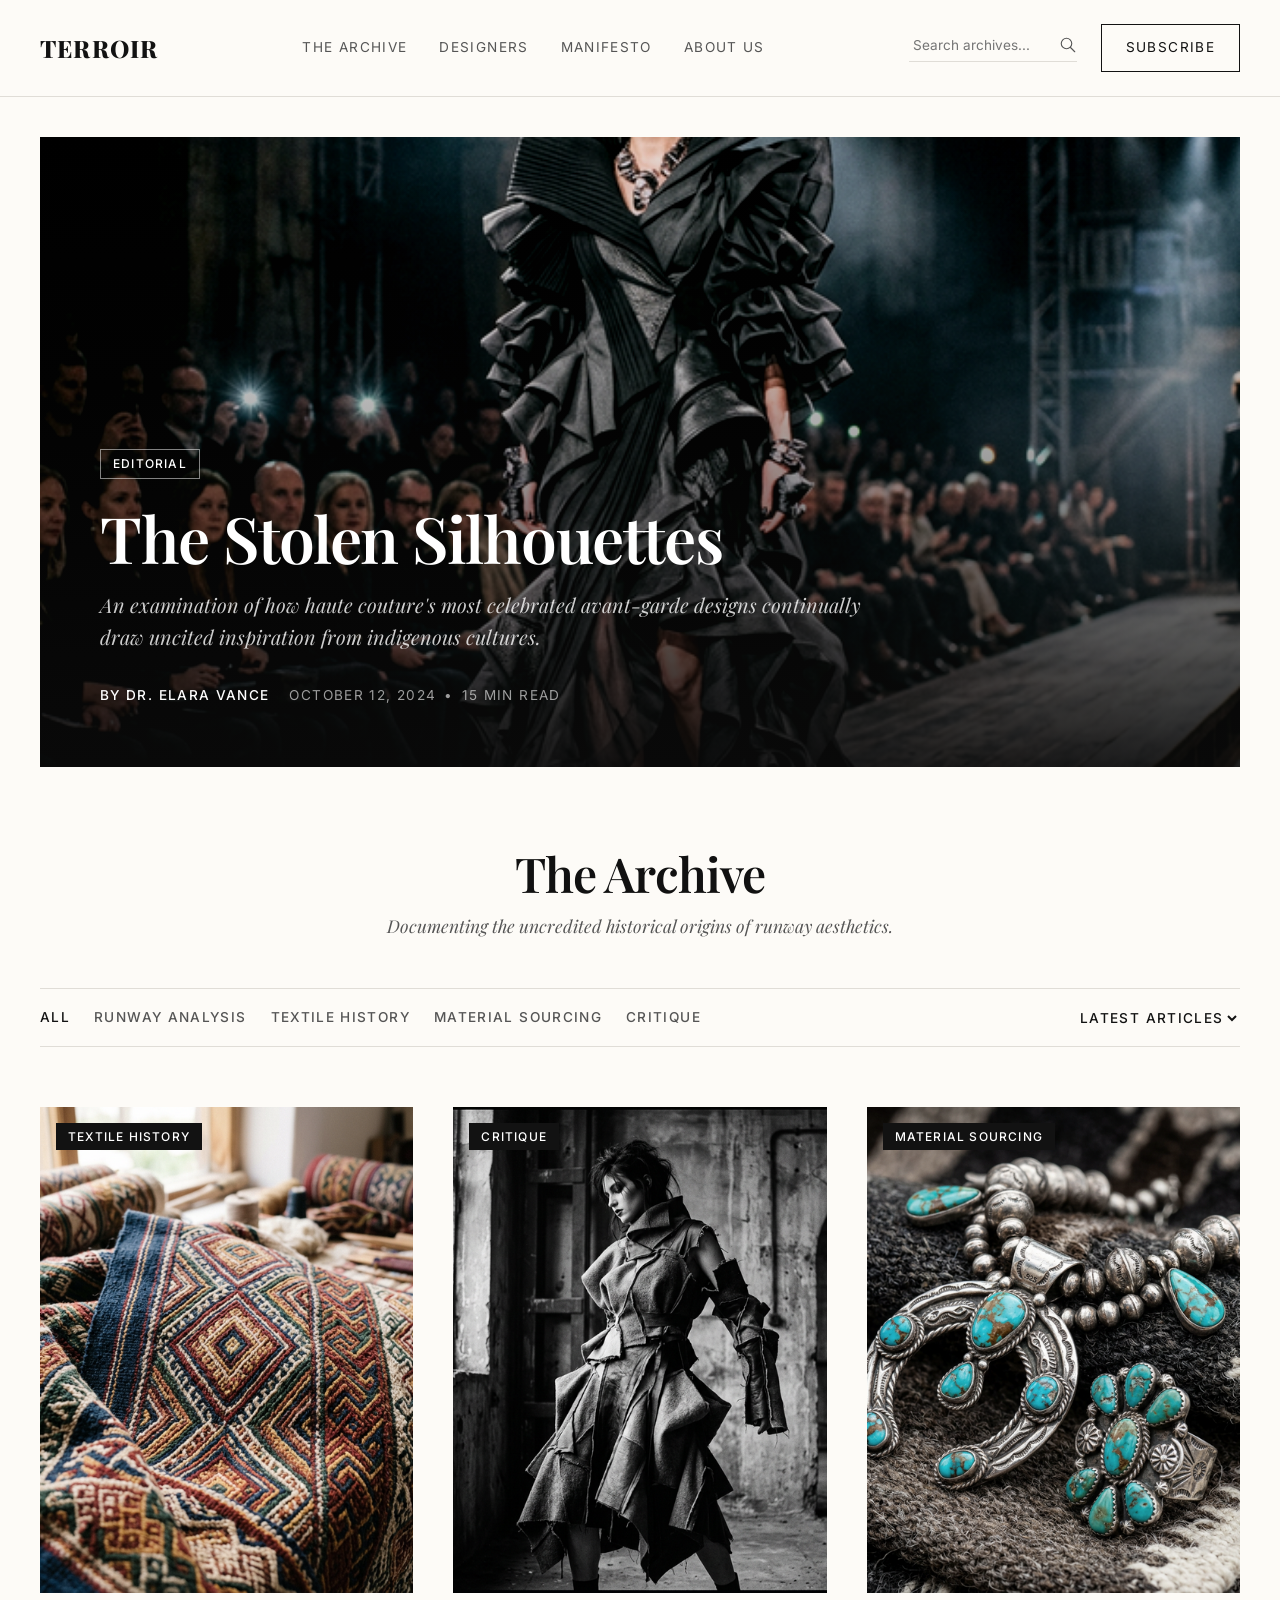
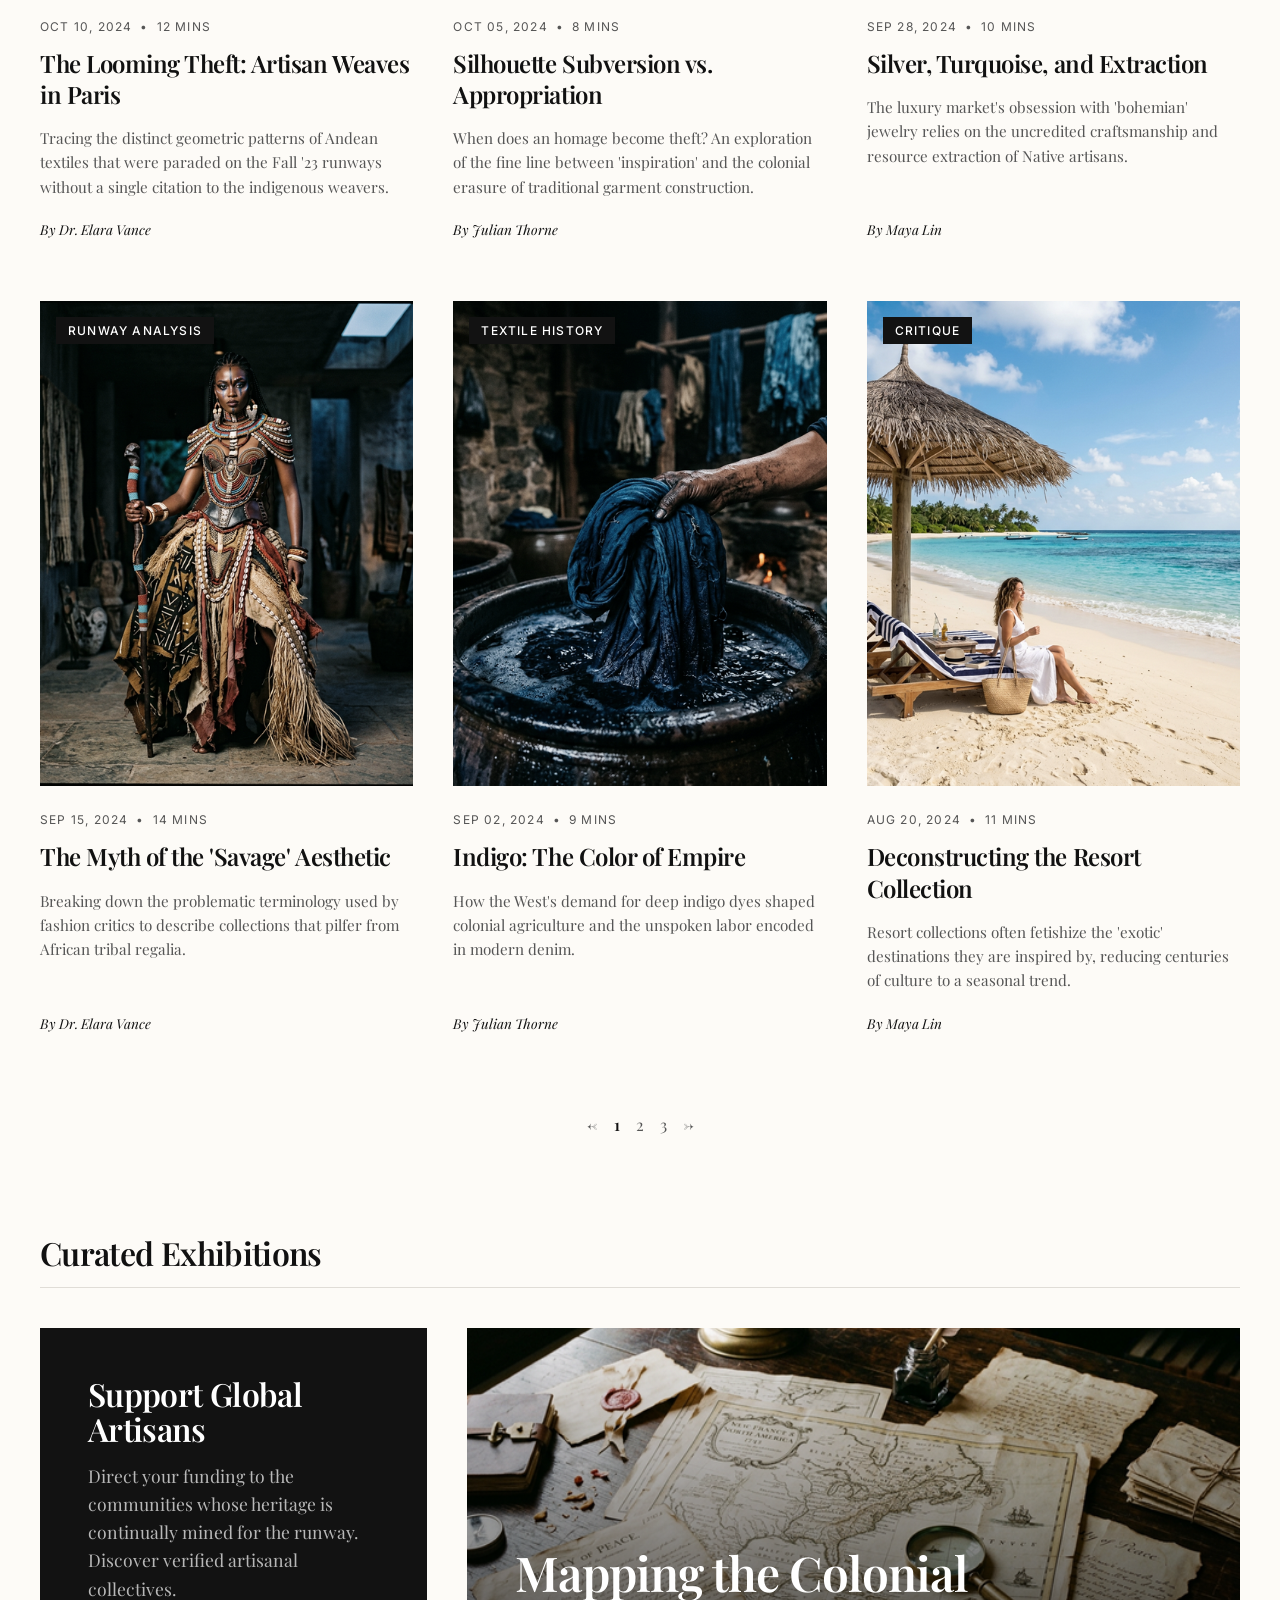
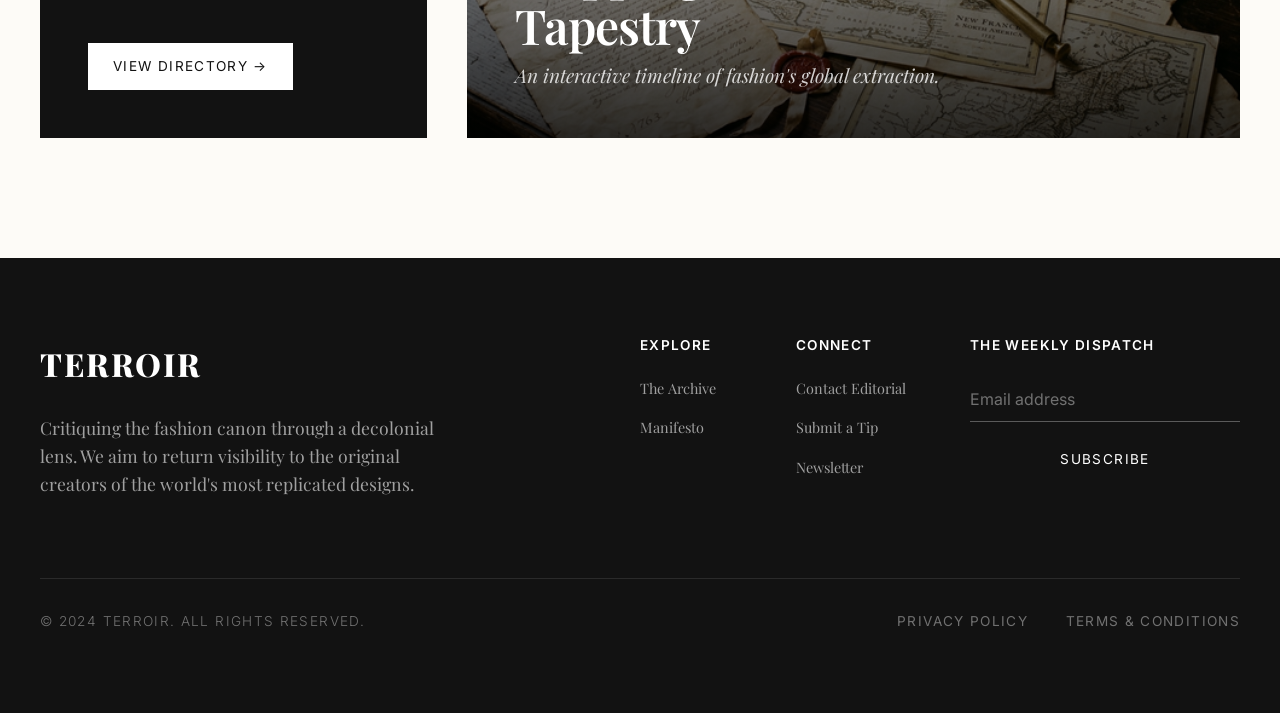
<file: index.html>
<!DOCTYPE html>
<html lang="en">
<head>
  <meta charset="UTF-8">
  <meta name="viewport" content="width=device-width, initial-scale=1.0">
  <link rel="icon" type="image/png" href="assets/favicon.png">
  <title>terroir | Couture Critique</title>
  <link rel="preconnect" href="https://fonts.googleapis.com">
  <link rel="preconnect" href="https://fonts.gstatic.com" crossorigin>
  <link href="https://fonts.googleapis.com/css2?family=Playfair+Display:ital,wght@0,400;0,600;0,800;1,400&family=Inter:wght@300;400;500;600&display=swap" rel="stylesheet">
  <link rel="stylesheet" href="styles.css">
</head>
<body>
  
  <!-- Navigation -->
  <header class="navbar">
    <div class="nav-container">
      <div class="logo">
        <span class="logo-text">terroir</span>
      </div>
      
      <nav class="nav-links" id="nav-links">
        <a href="archive.html">The Archive</a>
        <a href="designers.html">Designers</a>
        <a href="manifesto.html">Manifesto</a>
        <a href="about.html">About Us</a>
      </nav>

      <div class="nav-actions">
        <div class="search-bar">
          <input type="text" placeholder="Search archives...">
          <svg width="18" height="18" viewBox="0 0 24 24" fill="none" xmlns="http://www.w3.org/2000/svg"><path d="M21 21L15 15M17 10C17 13.866 13.866 17 10 17C6.13401 17 3 13.866 3 10C3 6.13401 6.13401 3 10 3C13.866 3 17 6.13401 17 10Z" stroke="currentColor" stroke-width="1.5" stroke-linecap="round" stroke-linejoin="round"/></svg>
        </div>
        <a href="#" class="btn btn-outline">Subscribe</a>
        <button class="menu-toggle" onclick="document.querySelector('.nav-links').classList.toggle('active')" aria-label="Toggle navigation">
          <svg viewBox="0 0 24 24" width="24" height="24" stroke="currentColor" stroke-width="2" fill="none"><line x1="3" y1="12" x2="21" y2="12"></line><line x1="3" y1="6" x2="21" y2="6"></line><line x1="3" y1="18" x2="21" y2="18"></line></svg>
        </button>
      </div>
    </div>
  </header>

  <main>
    <!-- Hero Section -->
    <section class="hero" id="hero-section">
      <div class="hero-image-wrapper">
        <img src="assets/runway_fashion_1773774252504.png" alt="Runway Fashion" class="hero-bg">
        <div class="hero-overlay"></div>
      </div>
      <div class="hero-content">
        <span class="badge border-badge">Editorial</span>
        <h1>The Stolen Silhouettes</h1>
        <p>An examination of how haute couture's most celebrated avant-garde designs continually draw uncited inspiration from indigenous cultures.</p>
        <div class="hero-meta">
          <div class="author">
            <span class="author-name">By Dr. Elara Vance</span>
          </div>
          <div class="meta-info">
            <span>October 12, 2024</span>
            <span class="dot">•</span>
            <span>15 min read</span>
          </div>
        </div>
      </div>
    </section>

    <!-- Blog Section -->
    <section class="blog-section">
      <div class="blog-header">
        <div class="blog-title">
          <h2>The Archive</h2>
          <p>Documenting the uncredited historical origins of runway aesthetics.</p>
        </div>
      </div>

      <div class="blog-controls">
        <div class="filter-tabs" id="filter-tabs">
          <!-- Filled by JS -->
        </div>
        <div class="sort-dropdown">
          <select id="sort-select">
            <option value="newest">Latest Articles</option>
            <option value="oldest">Archival</option>
          </select>
        </div>
      </div>

      <!-- Blog Grid -->
      <div class="blog-grid" id="blog-grid">
        <!-- Filled by JS -->
      </div>

      <!-- Pagination -->
      <div class="pagination">
        <button class="page-btn nav-btn">&larr;</button>
        <button class="page-btn active">1</button>
        <button class="page-btn">2</button>
        <button class="page-btn">3</button>
        <button class="page-btn nav-btn">&rarr;</button>
      </div>
    </section>

    <!-- Promo Section -->
    <section class="promo-section">
      <div class="promo-header">
        <h2>Curated Exhibitions</h2>
      </div>
      <div class="promo-grid">
        <div class="promo-card dark-card">
          <div class="promo-content">
            <h3>Support Global Artisans</h3>
            <p>Direct your funding to the communities whose heritage is continually mined for the runway. Discover verified artisanal collectives.</p>
            <a href="#" class="btn btn-white">View Directory &rarr;</a>
          </div>
        </div>

        <div class="promo-card large-image-card">
          <img src="assets/colonial_archives_1773774297520.png" alt="Colonial Archives">
          <div class="promo-overlay gradient-overlay"></div>
          <div class="bottom-content">
            <h2>Mapping the Colonial Tapestry</h2>
            <p>An interactive timeline of fashion's global extraction.</p>
          </div>
        </div>
      </div>
    </section>
  </main>

  <!-- Footer -->
  <footer class="footer">
    <div class="footer-content">
      <div class="footer-brand">
        <div class="logo">
          <span class="logo-text">terroir</span>
        </div>
        <p>Critiquing the fashion canon through a decolonial lens. We aim to return visibility to the original creators of the world's most replicated designs.</p>
      </div>
      
      <div class="footer-links">
        <div class="link-group">
          <h4>Explore</h4>
          <a href="archive.html">The Archive</a>
          <a href="manifesto.html">Manifesto</a>
        </div>
        <div class="link-group">
          <h4>Connect</h4>
          <a href="#">Contact Editorial</a>
          <a href="#">Submit a Tip</a>
          <a href="#">Newsletter</a>
        </div>
      </div>

      <div class="footer-newsletter">
        <h4>The Weekly Dispatch</h4>
        <div class="newsletter-form">
          <input type="email" id="newsletter-email" placeholder="Email address" required>
          <button type="submit" id="newsletter-submit" class="btn btn-primary">Subscribe</button>
        </div>
      </div>
    </div>
    
    <div class="footer-bottom">
      <p>&copy; 2024 terroir. All rights reserved.</p>
      <div class="legal-links">
        <a href="#">Privacy Policy</a>
        <a href="#">Terms & Conditions</a>
      </div>
    </div>
  </footer>

  <script src="data.js?v=2"></script>
  <script src="script.js?v=2"></script>
</body>
</html>
</file>
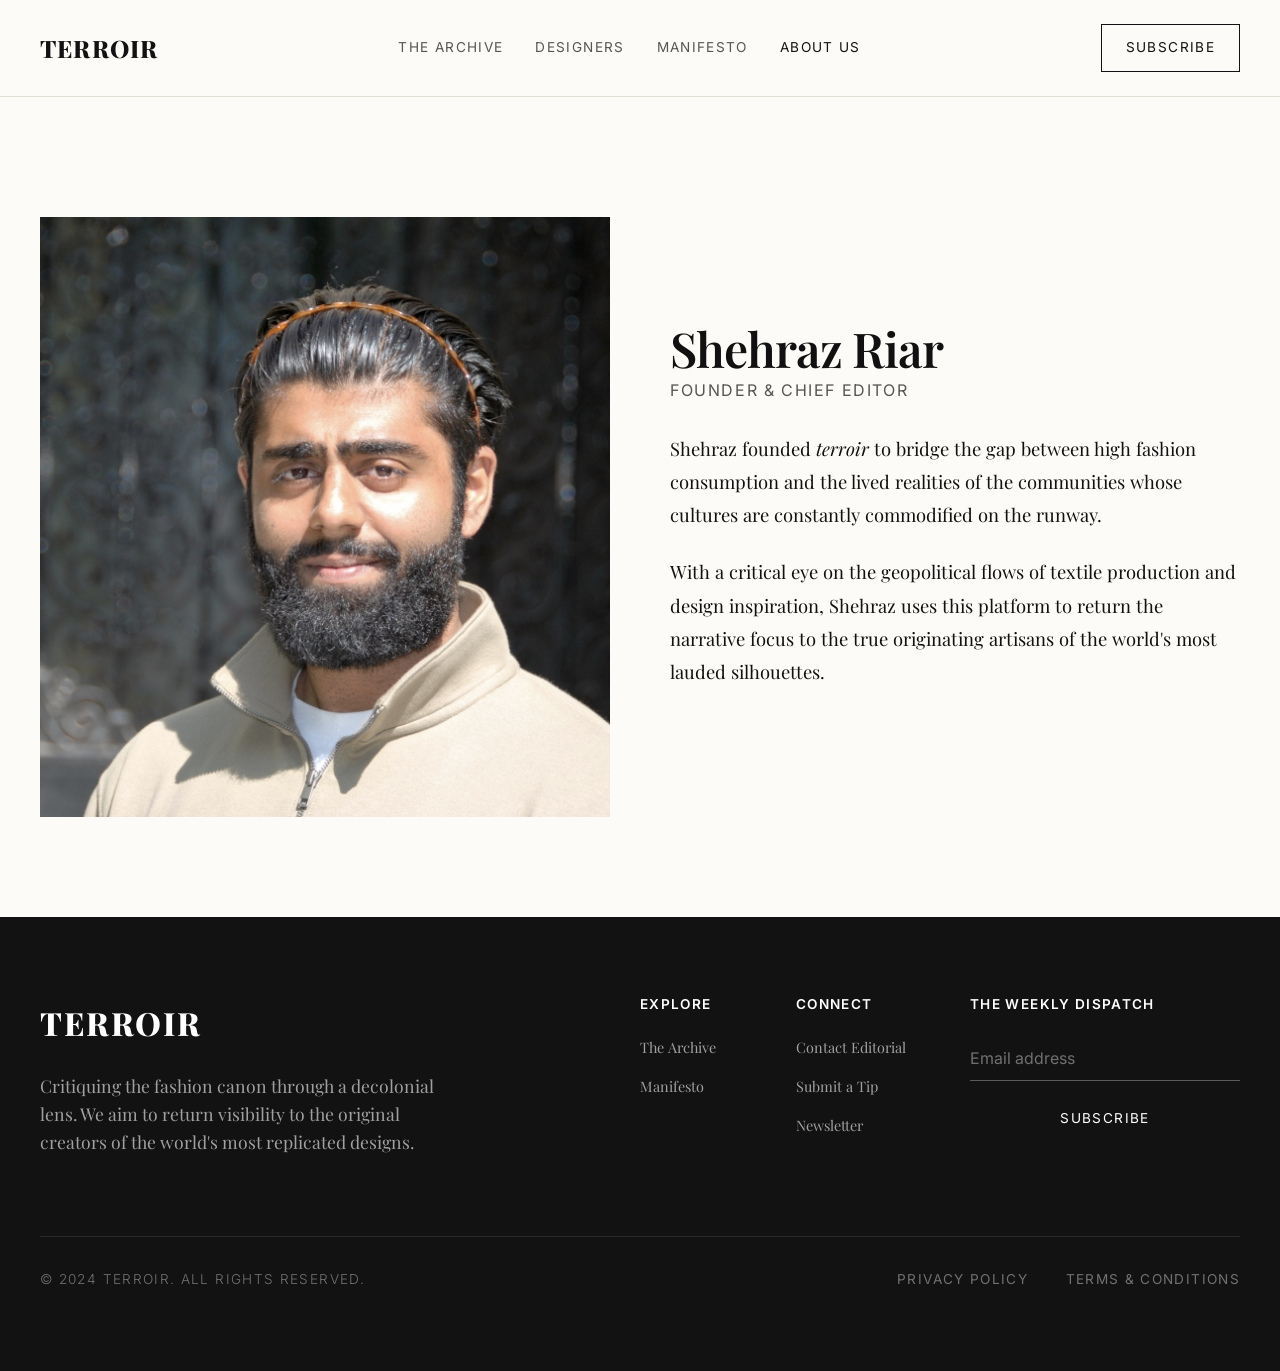
<file: about.html>
<!DOCTYPE html>
<html lang="en">
<head>
  <meta charset="UTF-8">
  <meta name="viewport" content="width=device-width, initial-scale=1.0">
  <link rel="icon" type="image/png" href="assets/favicon.png">
  <title>About Us | terroir</title>
  <link rel="preconnect" href="https://fonts.googleapis.com">
  <link rel="preconnect" href="https://fonts.gstatic.com" crossorigin>
  <link href="https://fonts.googleapis.com/css2?family=Playfair+Display:ital,wght@0,400;0,600;0,800;1,400&family=Inter:wght@300;400;500;600&display=swap" rel="stylesheet">
  <link rel="stylesheet" href="styles.css">
  <style>
    .about-section {
      display: grid;
      grid-template-columns: 1fr 1fr;
      gap: 60px;
      align-items: center;
      padding: 60px 0;
      min-height: 70vh;
    }
    .about-image {
      width: 100%;
      height: 600px;
      object-fit: cover;
      filter: grayscale(20%);
    }
    .about-content h2 {
      font-size: 3rem;
      margin-bottom: 8px;
    }
    .about-content h4 {
      font-family: var(--font-sans);
      font-size: 1rem;
      color: var(--text-light);
      text-transform: uppercase;
      letter-spacing: 0.1em;
      margin-bottom: 32px;
      font-weight: 400;
    }
    .about-content p {
      font-family: var(--font-serif);
      font-size: 1.15rem;
      margin-bottom: 24px;
      line-height: 1.8;
      color: var(--text-main);
    }
    @media (max-width: 768px) {
      .about-section {
        grid-template-columns: 1fr;
      }
      .about-image {
        height: 400px;
      }
    }
  </style>
</head>
<body>
  
  <header class="navbar">
    <div class="nav-container">
      <div class="logo">
        <a href="index.html" class="logo-text">terroir</a>
      </div>
      <nav class="nav-links">
        <a href="archive.html">The Archive</a>
        <a href="designers.html">Designers</a>
        <a href="manifesto.html">Manifesto</a>
        <a href="about.html" class="active">About Us</a>
      </nav>
      <div class="nav-actions">
        <a href="#" class="btn btn-outline">Subscribe</a>
        <button class="menu-toggle" onclick="document.querySelector('.nav-links').classList.toggle('active')" aria-label="Toggle navigation">
          <svg viewBox="0 0 24 24" width="24" height="24" stroke="currentColor" stroke-width="2" fill="none"><line x1="3" y1="12" x2="21" y2="12"></line><line x1="3" y1="6" x2="21" y2="6"></line><line x1="3" y1="18" x2="21" y2="18"></line></svg>
        </button>
      </div>
    </div>
  </header>

  <main style="padding-top: 60px;">
    <section class="about-section">
      <img src="assets/shehraz_riar.jpg" alt="Shehraz Riar" class="about-image">
      <div class="about-content">
        <h2>Shehraz Riar</h2>
        <h4>Founder & Chief Editor</h4>
        <p>Shehraz founded <em>terroir</em> to bridge the gap between high fashion consumption and the lived realities of the communities whose cultures are constantly commodified on the runway.</p>
        <p>With a critical eye on the geopolitical flows of textile production and design inspiration, Shehraz uses this platform to return the narrative focus to the true originating artisans of the world's most lauded silhouettes.</p>
      </div>
    </section>
  </main>

  <footer class="footer">
    <div class="footer-content">
      <div class="footer-brand">
        <div class="logo">
          <span class="logo-text">terroir</span>
        </div>
        <p>Critiquing the fashion canon through a decolonial lens. We aim to return visibility to the original creators of the world's most replicated designs.</p>
      </div>
      
      <div class="footer-links">
        <div class="link-group">
          <h4>Explore</h4>
          <a href="archive.html">The Archive</a>
          <a href="manifesto.html">Manifesto</a>
        </div>
        <div class="link-group">
          <h4>Connect</h4>
          <a href="#">Contact Editorial</a>
          <a href="#">Submit a Tip</a>
          <a href="#">Newsletter</a>
        </div>
      </div>

      <div class="footer-newsletter">
        <h4>The Weekly Dispatch</h4>
        <div class="newsletter-form">
          <input type="email" id="newsletter-email" placeholder="Email address" required>
          <button type="submit" id="newsletter-submit" class="btn btn-primary">Subscribe</button>
        </div>
      </div>
    </div>
    
    <div class="footer-bottom">
      <p>&copy; 2024 terroir. All rights reserved.</p>
      <div class="legal-links">
        <a href="#">Privacy Policy</a>
        <a href="#">Terms & Conditions</a>
      </div>
    </div>
  </footer>

  <script src="script.js?v=3"></script>
</body>
</html>
</file>
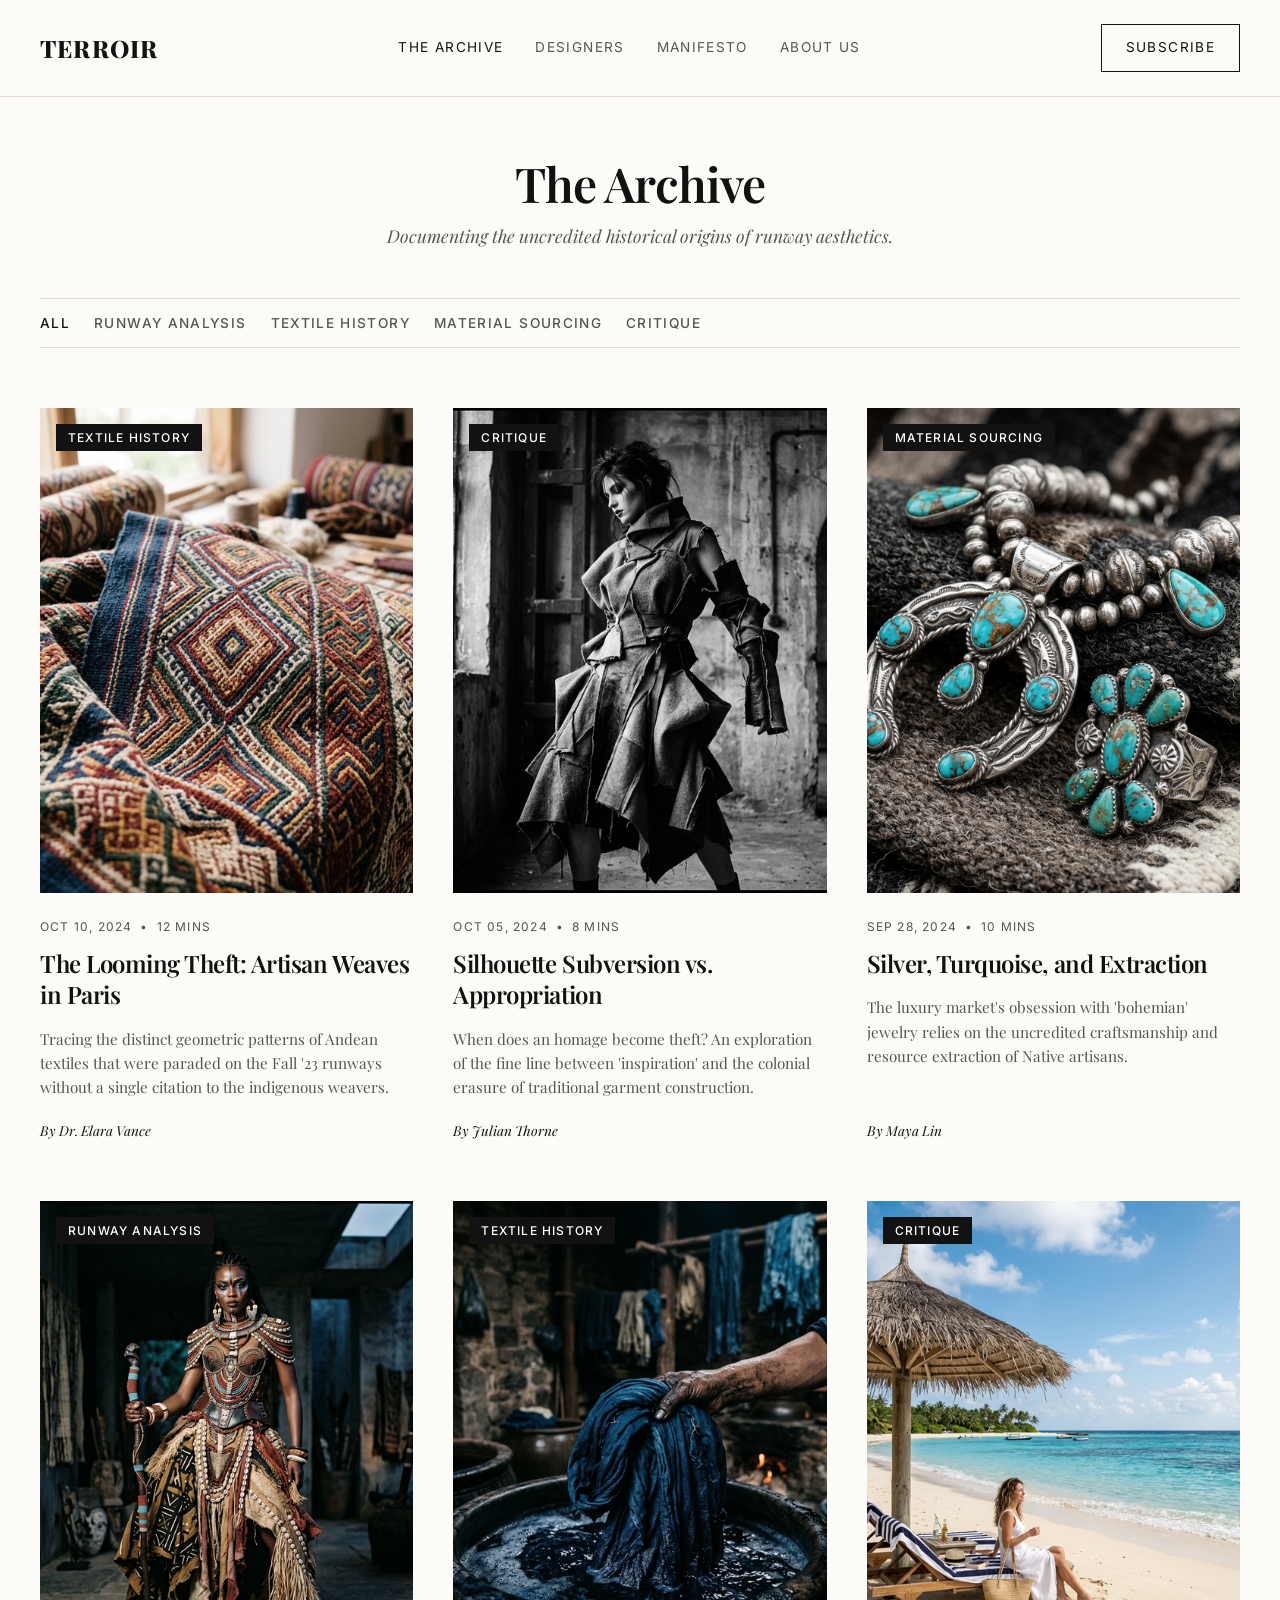
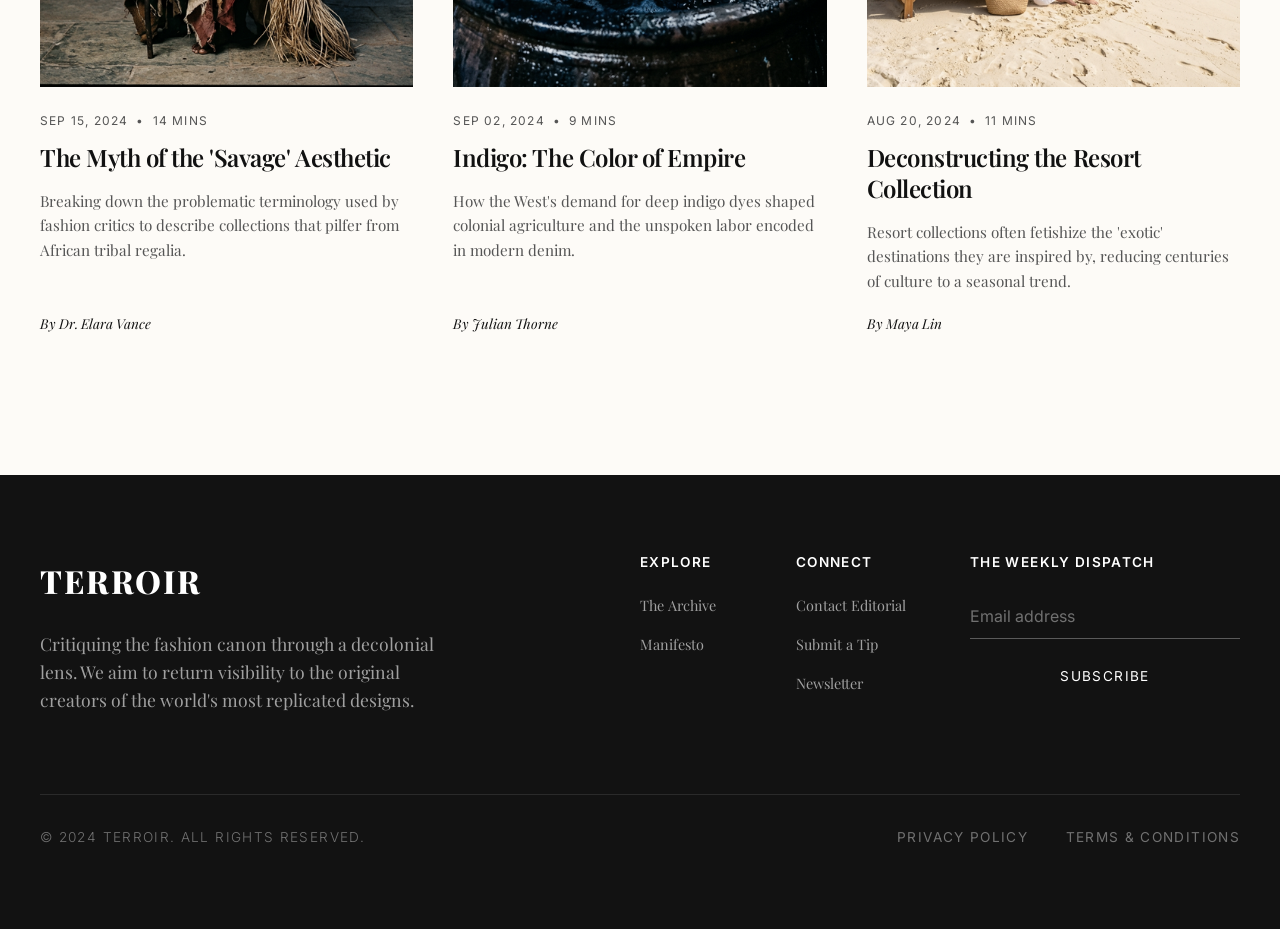
<file: archive.html>
<!DOCTYPE html>
<html lang="en">
<head>
  <meta charset="UTF-8">
  <meta name="viewport" content="width=device-width, initial-scale=1.0">
  <link rel="icon" type="image/png" href="assets/favicon.png">
  <title>The Archive | terroir</title>
  <link rel="preconnect" href="https://fonts.googleapis.com">
  <link rel="preconnect" href="https://fonts.gstatic.com" crossorigin>
  <link href="https://fonts.googleapis.com/css2?family=Playfair+Display:ital,wght@0,400;0,600;0,800;1,400&family=Inter:wght@300;400;500;600&display=swap" rel="stylesheet">
  <link rel="stylesheet" href="styles.css">
</head>
<body>
  
  <header class="navbar">
    <div class="nav-container">
      <div class="logo">
        <a href="index.html" class="logo-text">terroir</a>
      </div>
      <nav class="nav-links">
        <a href="archive.html" class="active">The Archive</a>
        <a href="designers.html">Designers</a>
        <a href="manifesto.html">Manifesto</a>
        <a href="about.html">About Us</a>
      </nav>
      <div class="nav-actions">
        <a href="#" class="btn btn-outline">Subscribe</a>
        <button class="menu-toggle" onclick="document.querySelector('.nav-links').classList.toggle('active')" aria-label="Toggle navigation">
          <svg viewBox="0 0 24 24" width="24" height="24" stroke="currentColor" stroke-width="2" fill="none"><line x1="3" y1="12" x2="21" y2="12"></line><line x1="3" y1="6" x2="21" y2="6"></line><line x1="3" y1="18" x2="21" y2="18"></line></svg>
        </button>
      </div>
    </div>
  </header>

  <main style="padding-top: 60px;">
    <section class="blog-section">
      <div class="blog-header">
        <div class="blog-title">
          <h2>The Archive</h2>
          <p>Documenting the uncredited historical origins of runway aesthetics.</p>
        </div>
      </div>
      <div class="blog-controls">
        <div class="filter-tabs" id="filter-tabs">
          <!-- Filled by JS -->
        </div>
      </div>
      <div class="blog-grid" id="blog-grid">
        <!-- Filled by JS -->
      </div>
    </section>
  </main>

  <footer class="footer">
    <div class="footer-content">
      <div class="footer-brand">
        <div class="logo">
          <span class="logo-text">terroir</span>
        </div>
        <p>Critiquing the fashion canon through a decolonial lens. We aim to return visibility to the original creators of the world's most replicated designs.</p>
      </div>
      
      <div class="footer-links">
        <div class="link-group">
          <h4>Explore</h4>
          <a href="archive.html">The Archive</a>
          <a href="manifesto.html">Manifesto</a>
        </div>
        <div class="link-group">
          <h4>Connect</h4>
          <a href="#">Contact Editorial</a>
          <a href="#">Submit a Tip</a>
          <a href="#">Newsletter</a>
        </div>
      </div>

      <div class="footer-newsletter">
        <h4>The Weekly Dispatch</h4>
        <div class="newsletter-form">
          <input type="email" id="newsletter-email" placeholder="Email address" required>
          <button type="submit" id="newsletter-submit" class="btn btn-primary">Subscribe</button>
        </div>
      </div>
    </div>
    
    <div class="footer-bottom">
      <p>&copy; 2024 terroir. All rights reserved.</p>
      <div class="legal-links">
        <a href="#">Privacy Policy</a>
        <a href="#">Terms & Conditions</a>
      </div>
    </div>
  </footer>

  <script src="data.js?v=2"></script>
  <script src="script.js?v=3"></script>
</body>
</html>
</file>
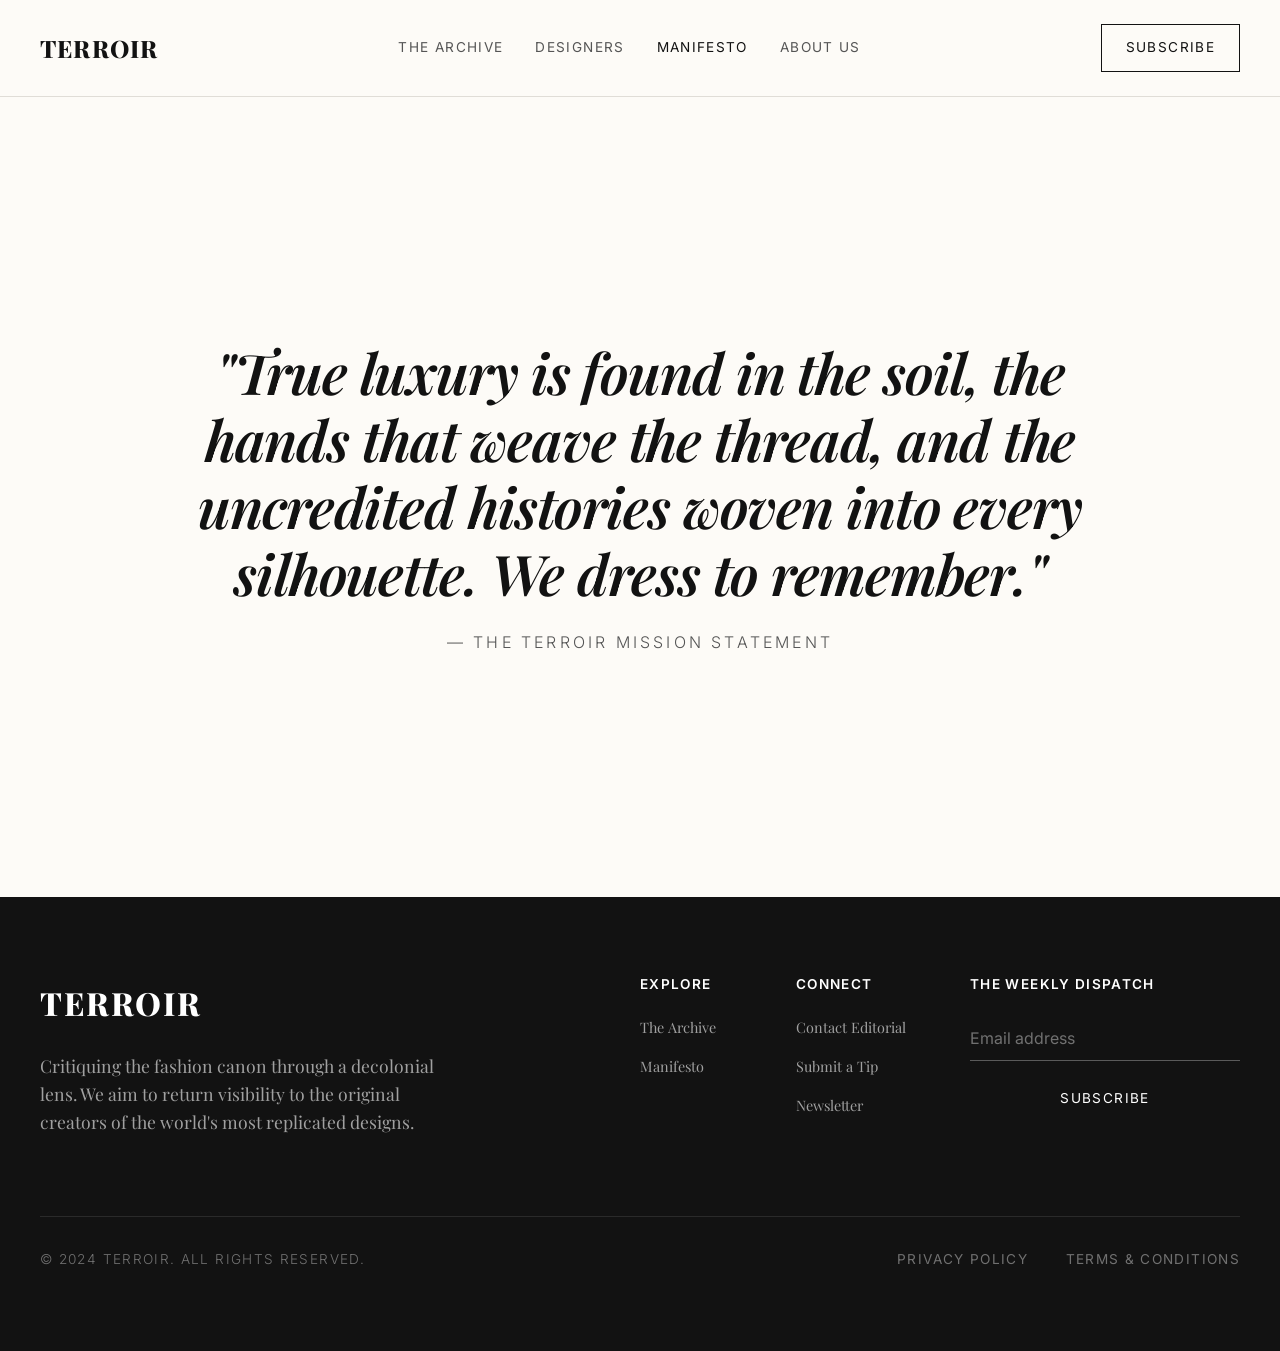
<file: manifesto.html>
<!DOCTYPE html>
<html lang="en">
<head>
  <meta charset="UTF-8">
  <meta name="viewport" content="width=device-width, initial-scale=1.0">
  <link rel="icon" type="image/png" href="assets/favicon.png">
  <title>Manifesto | terroir</title>
  <link rel="preconnect" href="https://fonts.googleapis.com">
  <link rel="preconnect" href="https://fonts.gstatic.com" crossorigin>
  <link href="https://fonts.googleapis.com/css2?family=Playfair+Display:ital,wght@0,400;0,600;0,800;1,400&family=Inter:wght@300;400;500;600&display=swap" rel="stylesheet">
  <link rel="stylesheet" href="styles.css">
  <style>
    .manifesto-section {
      min-height: 80vh;
      display: flex;
      align-items: center;
      justify-content: center;
      text-align: center;
      padding: 40px;
    }
    .manifesto-content {
      max-width: 900px;
    }
    .manifesto-quote {
      font-family: var(--font-serif);
      font-size: 3.5rem;
      line-height: 1.2;
      color: var(--primary);
      margin-bottom: 24px;
      font-style: italic;
      opacity: 0;
      transform: translateY(30px);
      animation: fadeInUp 1.5s ease forwards;
    }
    .manifesto-author {
      font-family: var(--font-sans);
      font-size: 1rem;
      text-transform: uppercase;
      letter-spacing: 0.2em;
      color: var(--text-light);
      opacity: 0;
      animation: fadeIn 1s ease 1s forwards;
    }

    @keyframes fadeInUp {
      to {
        opacity: 1;
        transform: translateY(0);
      }
    }
    @keyframes fadeIn {
      to {
        opacity: 1;
      }
    }

    @media (max-width: 768px) {
      .manifesto-quote {
        font-size: 2rem;
      }
    }
  </style>
</head>
<body>
  
  <header class="navbar">
    <div class="nav-container">
      <div class="logo">
        <a href="index.html" class="logo-text">terroir</a>
      </div>
      <nav class="nav-links">
        <a href="archive.html">The Archive</a>
        <a href="designers.html">Designers</a>
        <a href="manifesto.html" class="active">Manifesto</a>
        <a href="about.html">About Us</a>
      </nav>
      <div class="nav-actions">
        <a href="#" class="btn btn-outline">Subscribe</a>
        <button class="menu-toggle" onclick="document.querySelector('.nav-links').classList.toggle('active')" aria-label="Toggle navigation">
          <svg viewBox="0 0 24 24" width="24" height="24" stroke="currentColor" stroke-width="2" fill="none"><line x1="3" y1="12" x2="21" y2="12"></line><line x1="3" y1="6" x2="21" y2="6"></line><line x1="3" y1="18" x2="21" y2="18"></line></svg>
        </button>
      </div>
    </div>
  </header>

  <main>
    <section class="manifesto-section">
      <div class="manifesto-content">
        <h1 class="manifesto-quote">"True luxury is found in the soil, the hands that weave the thread, and the uncredited histories woven into every silhouette. We dress to remember."</h1>
        <p class="manifesto-author">— The Terroir Mission Statement</p>
      </div>
    </section>
  </main>

  <footer class="footer">
    <div class="footer-content">
      <div class="footer-brand">
        <div class="logo">
          <span class="logo-text">terroir</span>
        </div>
        <p>Critiquing the fashion canon through a decolonial lens. We aim to return visibility to the original creators of the world's most replicated designs.</p>
      </div>
      
      <div class="footer-links">
        <div class="link-group">
          <h4>Explore</h4>
          <a href="archive.html">The Archive</a>
          <a href="manifesto.html">Manifesto</a>
        </div>
        <div class="link-group">
          <h4>Connect</h4>
          <a href="#">Contact Editorial</a>
          <a href="#">Submit a Tip</a>
          <a href="#">Newsletter</a>
        </div>
      </div>

      <div class="footer-newsletter">
        <h4>The Weekly Dispatch</h4>
        <div class="newsletter-form">
          <input type="email" id="newsletter-email" placeholder="Email address" required>
          <button type="submit" id="newsletter-submit" class="btn btn-primary">Subscribe</button>
        </div>
      </div>
    </div>
    
    <div class="footer-bottom">
      <p>&copy; 2024 terroir. All rights reserved.</p>
      <div class="legal-links">
        <a href="#">Privacy Policy</a>
        <a href="#">Terms & Conditions</a>
      </div>
    </div>
  </footer>

  <script src="script.js?v=3"></script>
</body>
</html>
</file>
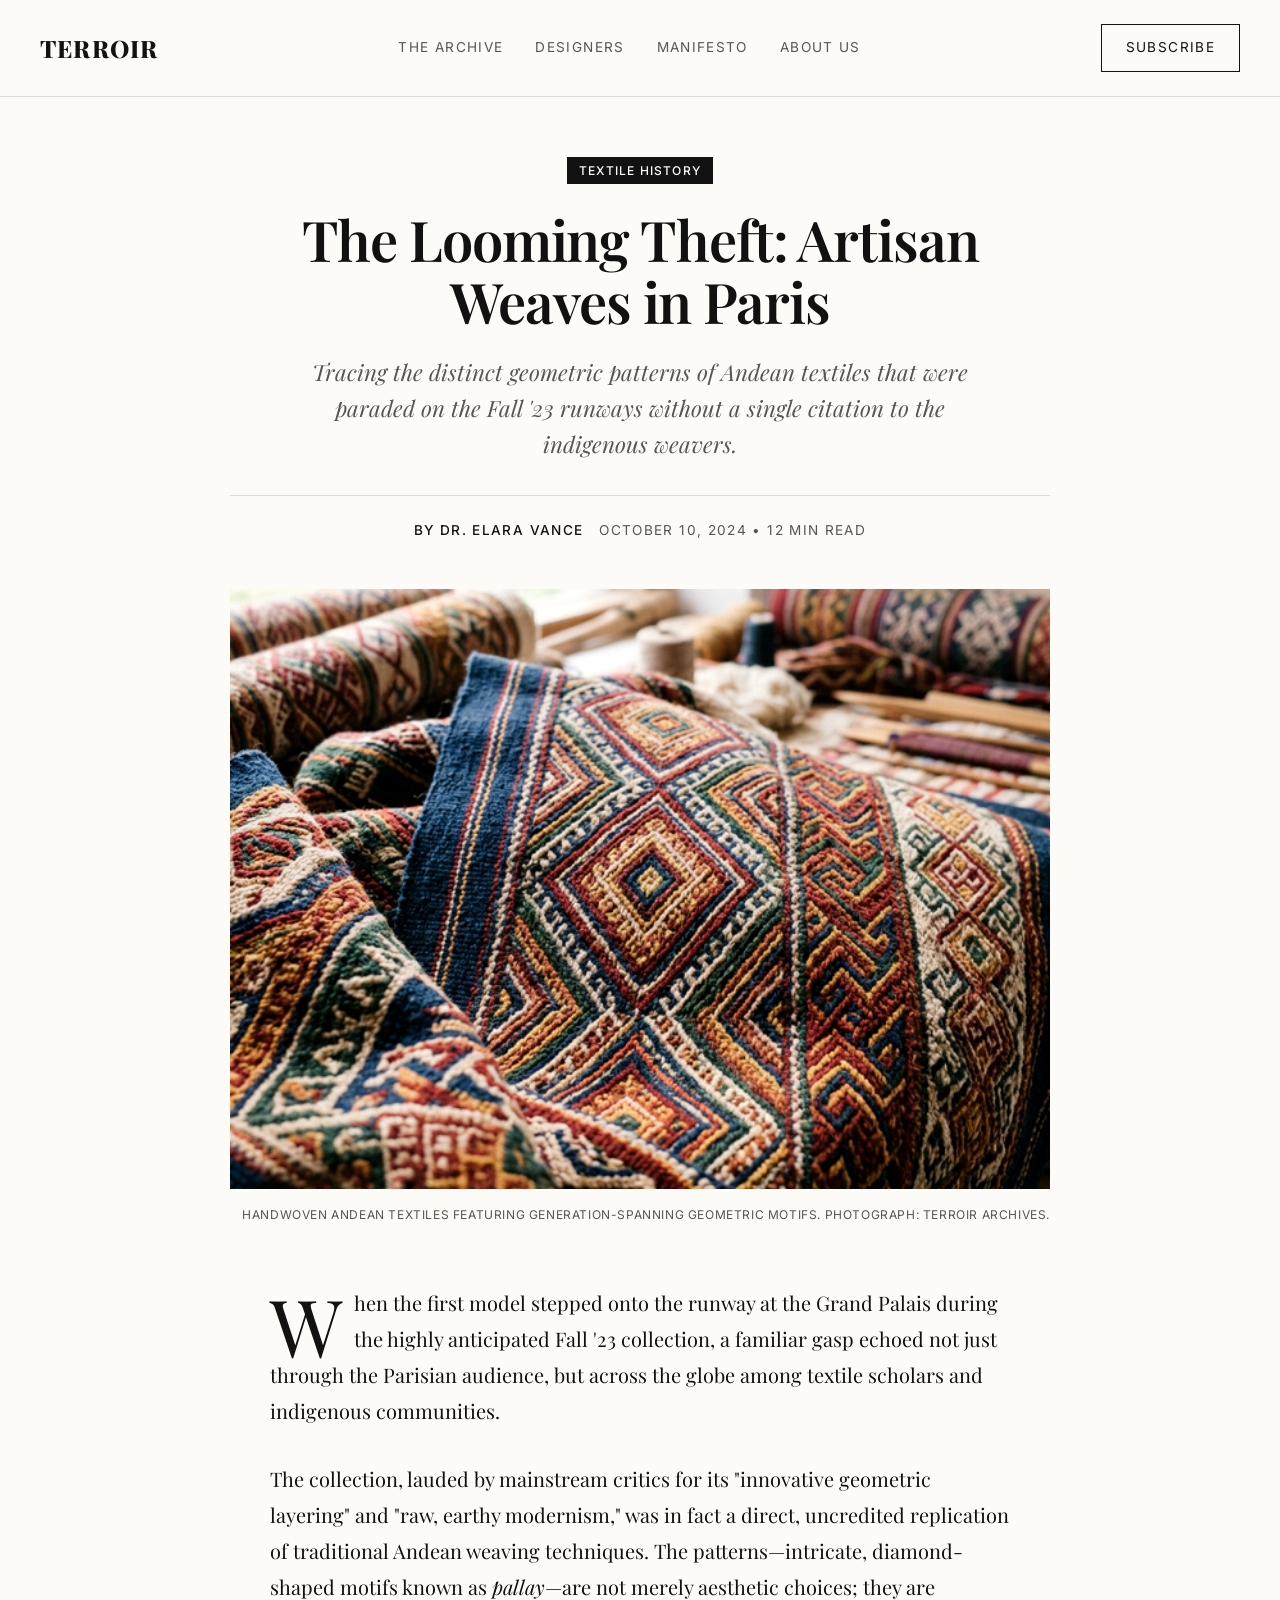
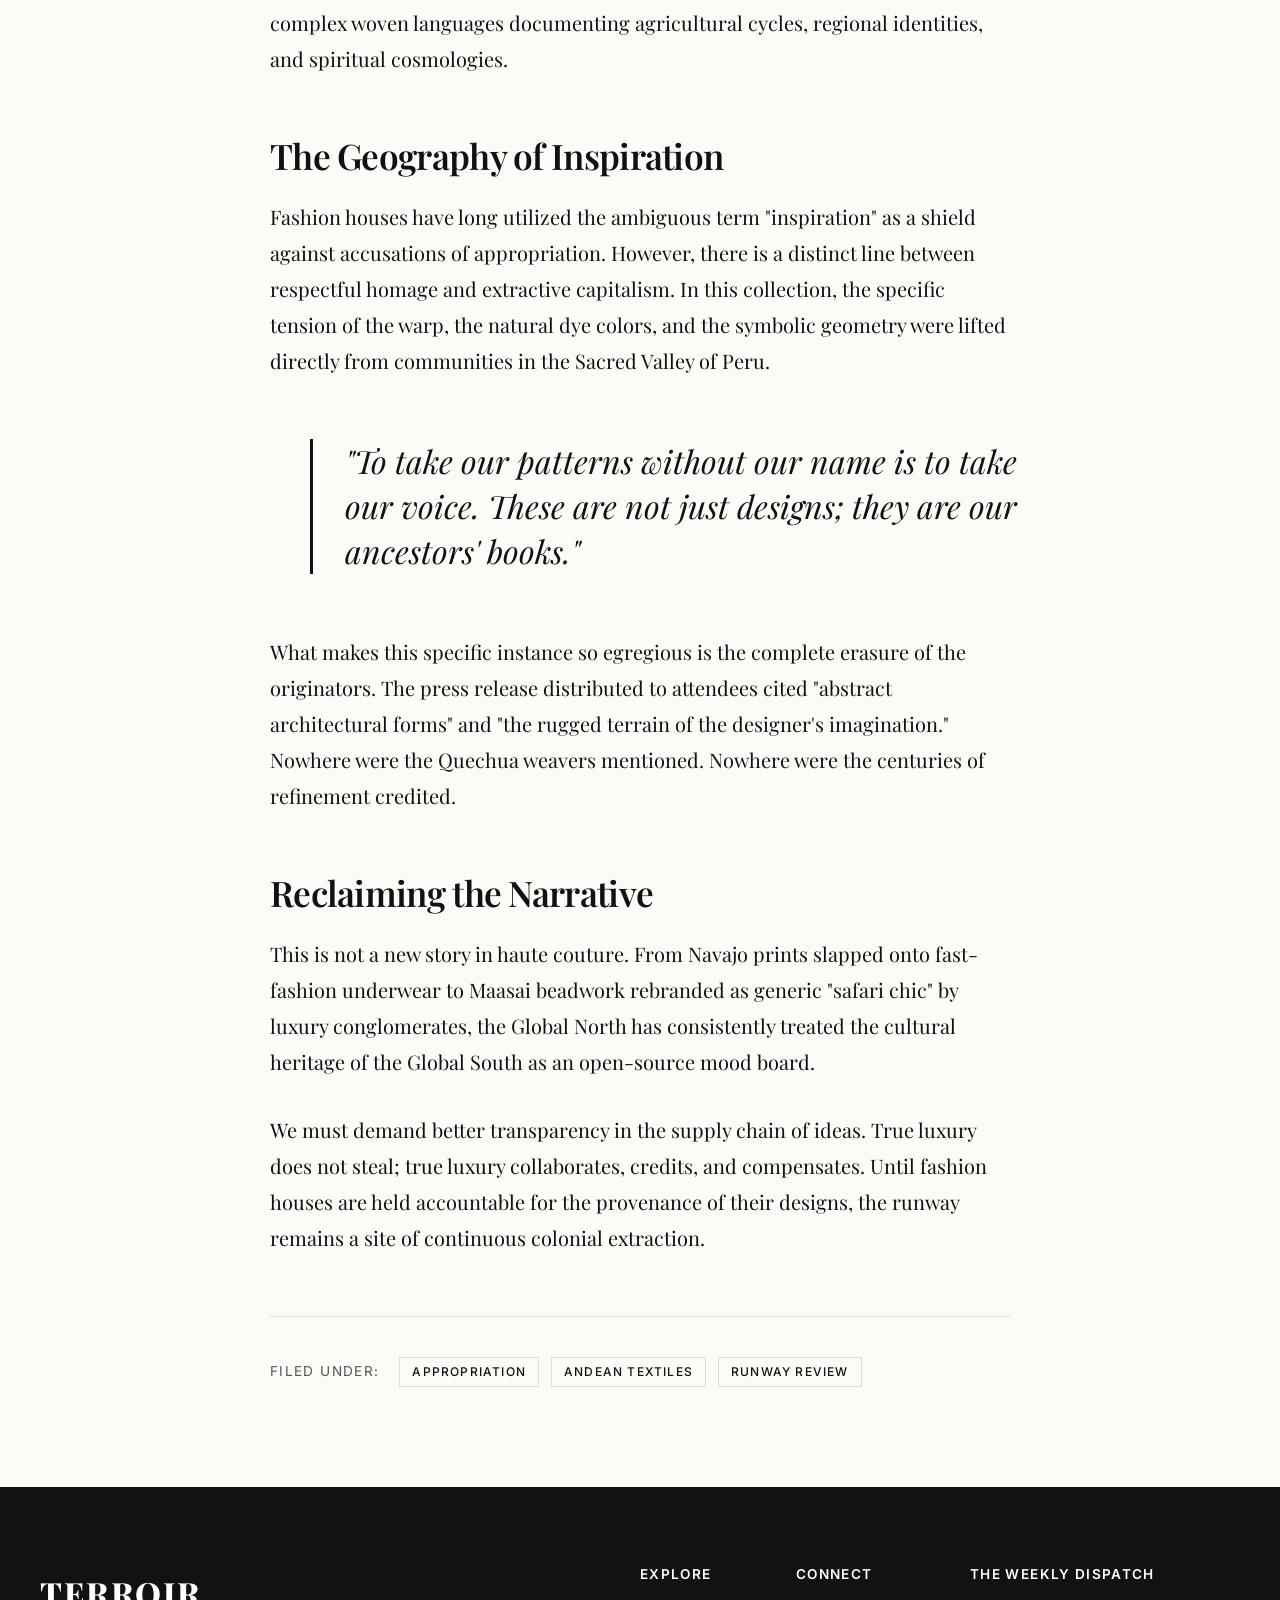
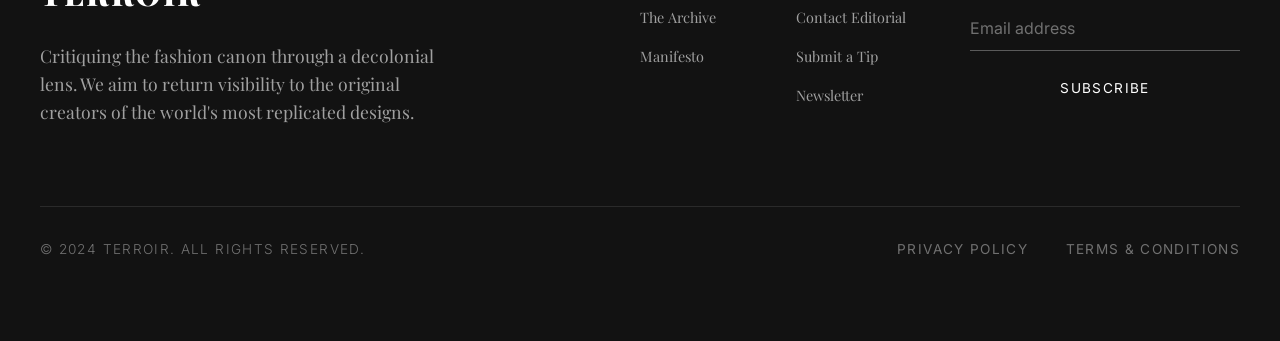
<file: post-template.html>
<!DOCTYPE html>
<html lang="en">
<head>
  <meta charset="UTF-8">
  <meta name="viewport" content="width=device-width, initial-scale=1.0">
  <link rel="icon" type="image/png" href="assets/favicon.png">
  <title>The Looming Theft: Artisan Weaves in Paris | terroir</title>
  <link rel="preconnect" href="https://fonts.googleapis.com">
  <link rel="preconnect" href="https://fonts.gstatic.com" crossorigin>
  <link href="https://fonts.googleapis.com/css2?family=Playfair+Display:ital,wght@0,400;0,600;0,800;1,400&family=Inter:wght@300;400;500;600&display=swap" rel="stylesheet">
  <link rel="stylesheet" href="styles.css">
</head>
<body>
  
  <header class="navbar">
    <div class="nav-container">
      <div class="logo">
        <a href="index.html" class="logo-text">terroir</a>
      </div>
      <nav class="nav-links">
        <a href="archive.html">The Archive</a>
        <a href="designers.html">Designers</a>
        <a href="manifesto.html">Manifesto</a>
        <a href="about.html">About Us</a>
      </nav>
      <div class="nav-actions">
        <a href="#" class="btn btn-outline">Subscribe</a>
        <button class="menu-toggle" onclick="document.querySelector('.nav-links').classList.toggle('active')" aria-label="Toggle navigation">
          <svg viewBox="0 0 24 24" width="24" height="24" stroke="currentColor" stroke-width="2" fill="none"><line x1="3" y1="12" x2="21" y2="12"></line><line x1="3" y1="6" x2="21" y2="6"></line><line x1="3" y1="18" x2="21" y2="18"></line></svg>
        </button>
      </div>
    </div>
  </header>

  <main class="article-main">
    
    <!-- Article Header -->
    <header class="article-header">
      <div class="article-category">
        <a href="archive.html" class="badge dark-badge">Textile History</a>
      </div>
      <h1 class="article-title">The Looming Theft: Artisan Weaves in Paris</h1>
      <p class="article-excerpt">Tracing the distinct geometric patterns of Andean textiles that were paraded on the Fall '23 runways without a single citation to the indigenous weavers.</p>
      
      <div class="article-meta">
        <div class="author-info">
          <span class="author-name">By Dr. Elara Vance</span>
        </div>
        <div class="publish-info">
          <span>October 10, 2024</span>
          <span class="dot">•</span>
          <span>12 min read</span>
        </div>
      </div>
    </header>

    <!-- Hero Image -->
    <figure class="article-hero-image">
      <img src="assets/traditional_textiles_1773774265193.png" alt="Traditional Andean textiles with geometric patterns">
      <figcaption>Handwoven Andean textiles featuring generation-spanning geometric motifs. Photograph: terroir Archives.</figcaption>
    </figure>

    <!-- Article Content -->
    <article class="article-body">
      <p><span class="drop-cap">W</span>hen the first model stepped onto the runway at the Grand Palais during the highly anticipated Fall '23 collection, a familiar gasp echoed not just through the Parisian audience, but across the globe among textile scholars and indigenous communities.</p>

      <p>The collection, lauded by mainstream critics for its "innovative geometric layering" and "raw, earthy modernism," was in fact a direct, uncredited replication of traditional Andean weaving techniques. The patterns—intricate, diamond-shaped motifs known as <em>pallay</em>—are not merely aesthetic choices; they are complex woven languages documenting agricultural cycles, regional identities, and spiritual cosmologies.</p>

      <h2>The Geography of Inspiration</h2>
      <p>Fashion houses have long utilized the ambiguous term "inspiration" as a shield against accusations of appropriation. However, there is a distinct line between respectful homage and extractive capitalism. In this collection, the specific tension of the warp, the natural dye colors, and the symbolic geometry were lifted directly from communities in the Sacred Valley of Peru.</p>

      <blockquote class="pull-quote">
        "To take our patterns without our name is to take our voice. These are not just designs; they are our ancestors' books."
      </blockquote>

      <p>What makes this specific instance so egregious is the complete erasure of the originators. The press release distributed to attendees cited "abstract architectural forms" and "the rugged terrain of the designer's imagination." Nowhere were the Quechua weavers mentioned. Nowhere were the centuries of refinement credited.</p>

      <h2>Reclaiming the Narrative</h2>
      <p>This is not a new story in haute couture. From Navajo prints slapped onto fast-fashion underwear to Maasai beadwork rebranded as generic "safari chic" by luxury conglomerates, the Global North has consistently treated the cultural heritage of the Global South as an open-source mood board.</p>

      <p>We must demand better transparency in the supply chain of ideas. True luxury does not steal; true luxury collaborates, credits, and compensates. Until fashion houses are held accountable for the provenance of their designs, the runway remains a site of continuous colonial extraction.</p>
    </article>

    <!-- Article Footer / Share -->
    <div class="article-footer">
      <div class="tags">
        <span class="tag-label">Filed Under:</span>
        <a href="#" class="badge border-badge text-dark">Appropriation</a>
        <a href="#" class="badge border-badge text-dark">Andean Textiles</a>
        <a href="#" class="badge border-badge text-dark">Runway Review</a>
      </div>
    </div>

  </main>

  <footer class="footer">
    <div class="footer-content">
      <div class="footer-brand">
        <div class="logo">
          <span class="logo-text">terroir</span>
        </div>
        <p>Critiquing the fashion canon through a decolonial lens. We aim to return visibility to the original creators of the world's most replicated designs.</p>
      </div>
      
      <div class="footer-links">
        <div class="link-group">
          <h4>Explore</h4>
          <a href="archive.html">The Archive</a>
          <a href="manifesto.html">Manifesto</a>
        </div>
        <div class="link-group">
          <h4>Connect</h4>
          <a href="#">Contact Editorial</a>
          <a href="#">Submit a Tip</a>
          <a href="#">Newsletter</a>
        </div>
      </div>

      <div class="footer-newsletter">
        <h4>The Weekly Dispatch</h4>
        <div class="newsletter-form">
          <input type="email" id="newsletter-email" placeholder="Email address" required>
          <button type="submit" id="newsletter-submit" class="btn btn-primary">Subscribe</button>
        </div>
      </div>
    </div>
    
    <div class="footer-bottom">
      <p>&copy; 2024 terroir. All rights reserved.</p>
      <div class="legal-links">
        <a href="#">Privacy Policy</a>
        <a href="#">Terms & Conditions</a>
      </div>
    </div>
  </footer>

  <script src="script.js?v=3"></script>
</body>
</html>
</file>
<file: styles.css>
/* Base Reset and Variables */
:root {
  --primary: #121212;
  --secondary: #4a4a4a;
  --background: #fdfbf7; /* Slight off-white, paper-like */
  --surface: #ffffff;
  --text-main: #111111;
  --text-light: #555555;
  --border: #e0ddd7;
  --accent: #8b1e1e; /* Deep oxblood red */
  
  --radius-sm: 0px; /* Sharp edges for editorial look */
  --radius-md: 0px;
  --radius-lg: 0px;
  
  --transition: all 0.4s cubic-bezier(0.25, 0.46, 0.45, 0.94);

  /* Fonts */
  --font-serif: 'Playfair Display', serif;
  --font-sans: 'Inter', sans-serif;
}

* {
  margin: 0;
  padding: 0;
  box-sizing: border-box;
}

body {
  font-family: var(--font-sans);
  background-color: var(--background);
  color: var(--text-main);
  line-height: 1.6;
  -webkit-font-smoothing: antialiased;
}

a {
  text-decoration: none;
  color: inherit;
  transition: var(--transition);
}

img {
  max-width: 100%;
  display: block;
  object-fit: cover;
}

button {
  cursor: pointer;
  border: none;
  background: none;
  font-family: inherit;
}

/* Typography elements */
h1, h2, h3, h4, h5, h6 {
  font-family: var(--font-serif);
  font-weight: 600;
  color: var(--text-main);
  line-height: 1.1;
  letter-spacing: -0.02em;
}

p {
  font-weight: 300;
}

/* Badges */
.badge {
  display: inline-block;
  padding: 4px 12px;
  font-size: 0.75rem;
  font-weight: 500;
  text-transform: uppercase;
  letter-spacing: 0.1em;
  font-family: var(--font-sans);
}

.border-badge {
  border: 1px solid rgba(255, 255, 255, 0.5);
  color: #FFF;
}

.dark-badge {
  background: var(--primary);
  color: #FFF;
}

/* Buttons */
.btn {
  display: inline-flex;
  align-items: center;
  justify-content: center;
  padding: 12px 24px;
  font-weight: 400;
  font-size: 0.85rem;
  text-transform: uppercase;
  letter-spacing: 0.1em;
  transition: var(--transition);
  font-family: var(--font-sans);
}

.btn-primary {
  background: var(--primary);
  color: #FFF;
  border: 1px solid var(--primary);
}
.btn-primary:hover {
  background: transparent;
  color: var(--primary);
}

.btn-outline {
  background: transparent;
  color: var(--primary);
  border: 1px solid var(--primary);
}
.btn-outline:hover {
  background: var(--primary);
  color: #FFF;
}

.btn-white {
  background: #FFF;
  color: var(--primary);
  border: 1px solid #FFF;
}
.btn-white:hover {
  background: transparent;
  color: #FFF;
}

/* Navbar */
.navbar {
  position: sticky;
  top: 0;
  width: 100%;
  z-index: 100;
  padding: 24px 0;
  background: var(--background);
  border-bottom: 1px solid var(--border);
}

.nav-container {
  max-width: 1440px;
  margin: 0 auto;
  padding: 0 40px;
  display: flex;
  align-items: center;
  justify-content: space-between;
}

.logo-text {
  font-family: var(--font-serif);
  font-size: 1.5rem;
  font-weight: 800;
  letter-spacing: 0.05em;
  text-transform: uppercase;
  color: var(--primary);
}

.nav-links {
  display: flex;
  gap: 32px;
}

.nav-links a {
  color: var(--text-light);
  font-size: 0.85rem;
  font-weight: 400;
  text-transform: uppercase;
  letter-spacing: 0.1em;
}

.nav-links a:hover, .nav-links a.active {
  color: var(--primary);
}

.nav-actions {
  display: flex;
  align-items: center;
  gap: 24px;
}

.search-bar {
  display: flex;
  align-items: center;
  border-bottom: 1px solid var(--border);
  padding-bottom: 4px;
}

.search-bar input {
  background: none;
  border: none;
  padding: 4px;
  color: var(--primary);
  font-family: inherit;
  font-size: 0.85rem;
  outline: none;
  width: 150px;
  transition: var(--transition);
}

.search-bar input:focus {
  width: 200px;
  border-color: var(--primary);
}

.search-bar svg {
  color: var(--text-light);
}

/* Main Layout */
main {
  max-width: 1440px;
  margin: 0 auto;
  padding: 40px;
}

/* Hero Section */
.hero {
  position: relative;
  min-height: 70vh;
  display: flex;
  align-items: flex-end;
  padding: 60px;
  margin-bottom: 80px;
}

.hero-image-wrapper {
  position: absolute;
  top: 0;
  left: 0;
  width: 100%;
  height: 100%;
}

.hero-bg {
  width: 100%;
  height: 100%;
  object-fit: cover;
  filter: contrast(1.1) brightness(0.9);
}

.hero-overlay {
  position: absolute;
  top: 0;
  left: 0;
  width: 100%;
  height: 100%;
  background: linear-gradient(to top, rgba(10,10,10,0.9) 0%, rgba(10,10,10,0.2) 60%, transparent 100%);
}

.hero-content {
  position: relative;
  z-index: 10;
  color: #FFF;
  max-width: 800px;
}

.hero-content h1 {
  font-size: 4rem;
  margin: 24px 0 16px;
  color: #FFF;
}

.hero-content p {
  color: rgba(255, 255, 255, 0.8);
  font-size: 1.25rem;
  margin-bottom: 32px;
  font-family: var(--font-serif);
  font-style: italic;
}

.hero-meta {
  display: flex;
  align-items: center;
  gap: 20px;
  font-family: var(--font-sans);
  font-size: 0.85rem;
  text-transform: uppercase;
  letter-spacing: 0.1em;
}

.author-name {
  font-weight: 500;
}

.meta-info {
  display: flex;
  align-items: center;
  gap: 8px;
  color: rgba(255, 255, 255, 0.6);
}

/* Blog Section */
.blog-section {
  margin-bottom: 100px;
}

.blog-header {
  margin-bottom: 48px;
  text-align: center;
}

.blog-title h2 {
  font-size: 3rem;
  margin-bottom: 12px;
}

.blog-title p {
  color: var(--text-light);
  font-size: 1.1rem;
  font-family: var(--font-serif);
  font-style: italic;
}

.blog-controls {
  display: flex;
  justify-content: space-between;
  align-items: center;
  margin-bottom: 60px;
  border-top: 1px solid var(--border);
  border-bottom: 1px solid var(--border);
  padding: 16px 0;
}

.filter-tabs {
  display: flex;
  gap: 24px;
}

.filter-tab {
  font-size: 0.85rem;
  font-weight: 500;
  color: var(--text-light);
  text-transform: uppercase;
  letter-spacing: 0.1em;
  transition: var(--transition);
}

.filter-tab:hover, .filter-tab.active {
  color: var(--primary);
}

.sort-dropdown select {
  border: none;
  background: none;
  font-size: 0.85rem;
  font-weight: 500;
  text-transform: uppercase;
  letter-spacing: 0.1em;
  color: var(--primary);
  cursor: pointer;
  outline: none;
  font-family: inherit;
}

/* Blog Grid */
.blog-grid {
  display: grid;
  grid-template-columns: repeat(auto-fill, minmax(350px, 1fr));
  gap: 60px 40px;
}

.blog-card {
  display: flex;
  flex-direction: column;
  transition: var(--transition);
}

.card-img-wrapper {
  position: relative;
  overflow: hidden;
  padding-top: 130%; /* Taller, editorial portrait ratio */
  margin-bottom: 24px;
}

.card-img-wrapper img {
  position: absolute;
  top: 0;
  left: 0;
  width: 100%;
  height: 100%;
  object-fit: cover;
  transition: transform 0.8s ease;
  filter: grayscale(20%);
}

.blog-card:hover .card-img-wrapper img {
  transform: scale(1.03);
  filter: grayscale(0%);
}

.card-badge {
  position: absolute;
  top: 16px;
  left: 16px;
  z-index: 2;
}

.card-meta {
  font-size: 0.75rem;
  color: var(--text-light);
  margin-bottom: 12px;
  display: flex;
  gap: 8px;
  align-items: center;
  text-transform: uppercase;
  letter-spacing: 0.1em;
}

.card-title {
  font-size: 1.5rem;
  margin-bottom: 16px;
  line-height: 1.3;
}

.card-title a {
  background-image: linear-gradient(var(--primary), var(--primary));
  background-size: 0% 1px;
  background-repeat: no-repeat;
  background-position: left bottom;
  padding-bottom: 2px;
  transition: background-size 0.4s ease;
}

.blog-card:hover .card-title a {
  background-size: 100% 1px;
}

.card-excerpt {
  font-size: 0.95rem;
  color: var(--text-light);
  margin-bottom: 20px;
  flex-grow: 1;
  font-family: var(--font-serif);
}

.card-author {
  font-size: 0.85rem;
  font-style: italic;
  font-family: var(--font-serif);
  color: var(--text-main);
}

/* Pagination */
.pagination {
  display: flex;
  justify-content: center;
  align-items: center;
  gap: 16px;
  margin-top: 80px;
}

.page-btn {
  font-size: 1rem;
  font-family: var(--font-serif);
  color: var(--text-light);
  transition: var(--transition);
}

.page-btn:hover, .page-btn.active {
  color: var(--primary);
  font-weight: 600;
}

/* Promo Section */
.promo-section {
  margin-bottom: 80px;
}

.promo-header {
  border-bottom: 1px solid var(--border);
  padding-bottom: 16px;
  margin-bottom: 40px;
}

.promo-header h2 {
  font-size: 2rem;
}

.promo-grid {
  display: grid;
  grid-template-columns: 1fr 2fr;
  gap: 40px;
  min-height: 400px;
}

.promo-card {
  position: relative;
  display: flex;
  flex-direction: column;
  justify-content: center;
  padding: 48px;
  overflow: hidden;
}

.dark-card {
  background: var(--primary);
  color: #FFF;
}

.dark-card h3 {
  font-size: 2rem;
  color: #FFF;
  margin-bottom: 16px;
}

.dark-card p {
  color: rgba(255, 255, 255, 0.7);
  margin-bottom: 40px;
  font-family: var(--font-serif);
  font-size: 1.1rem;
}

.image-card img, .large-image-card img {
  position: absolute;
  top: 0;
  left: 0;
  width: 100%;
  height: 100%;
  object-fit: cover;
}

.promo-overlay {
  position: absolute;
  top: 0;
  left: 0;
  width: 100%;
  height: 100%;
}

.gradient-overlay {
  background: linear-gradient(to top, rgba(0,0,0,0.8), transparent);
}

.bottom-content {
  position: relative;
  z-index: 10;
  margin-top: auto;
  color: #FFF;
}

.bottom-content h2 {
  font-size: 3rem;
  color: #FFF;
  max-width: 80%;
  margin-bottom: 8px;
}

.bottom-content p {
  font-family: var(--font-serif);
  font-style: italic;
  font-size: 1.2rem;
  color: rgba(255,255,255,0.8);
}

/* Footer */
.footer {
  background: var(--primary);
  color: #FFF;
  padding: 80px 40px;
}

.footer-content {
  display: grid;
  grid-template-columns: 2fr 1fr 1fr;
  gap: 60px;
  max-width: 1440px;
  margin: 0 auto 80px;
}

.footer-brand .logo-text {
  color: #FFF;
  font-size: 2rem;
}

.footer-brand p {
  color: rgba(255, 255, 255, 0.6);
  max-width: 400px;
  margin-top: 24px;
  font-family: var(--font-serif);
  font-size: 1.1rem;
}

.footer-links {
  display: flex;
  gap: 80px;
}

.link-group h4 {
  color: #FFF;
  margin-bottom: 24px;
  font-size: 0.85rem;
  font-family: var(--font-sans);
  text-transform: uppercase;
  letter-spacing: 0.1em;
}

.link-group a {
  display: block;
  color: rgba(255, 255, 255, 0.6);
  margin-bottom: 16px;
  font-size: 0.9rem;
  font-family: var(--font-serif);
}

.link-group a:hover {
  color: #FFF;
}

.footer-newsletter h4 {
  color: #FFF;
  margin-bottom: 24px;
  font-size: 0.85rem;
  font-family: var(--font-sans);
  text-transform: uppercase;
  letter-spacing: 0.1em;
}

.newsletter-form {
  display: flex;
  flex-direction: column;
  gap: 16px;
}

.newsletter-form input {
  background: transparent;
  border: none;
  border-bottom: 1px solid rgba(255,255,255,0.3);
  color: #FFF;
  padding: 12px 0;
  outline: none;
  font-family: inherit;
  font-size: 1rem;
  transition: var(--transition);
}

.newsletter-form input:focus {
  border-bottom-color: #FFF;
}

.newsletter-form input::placeholder {
  color: rgba(255, 255, 255, 0.4);
}

.footer-bottom {
  max-width: 1440px;
  margin: 0 auto;
  display: flex;
  justify-content: space-between;
  align-items: center;
  padding-top: 32px;
  border-top: 1px solid rgba(255, 255, 255, 0.1);
  color: rgba(255, 255, 255, 0.4);
  font-size: 0.85rem;
  font-family: var(--font-sans);
  text-transform: uppercase;
  letter-spacing: 0.1em;
}

.legal-links a {
  margin-left: 32px;
}
.legal-links a:hover {
  color: #FFF;
}

/* Responsive */
@media (max-width: 1024px) {
  .promo-grid {
    grid-template-columns: 1fr;
  }
  .blog-grid {
    grid-template-columns: repeat(auto-fill, minmax(300px, 1fr));
  }
}

@media (max-width: 768px) {
  .nav-links, .nav-actions .btn {
    display: none;
  }
  .footer-content {
    grid-template-columns: 1fr;
    gap: 40px;
  }
  .hero-content h1 {
    font-size: 2.5rem;
  }
  .hero {
    min-height: 50vh;
    margin-bottom: 40px;
  }
  main {
    padding: 20px;
  }
}

/* Article Template Specific Styles */
.article-main {
  max-width: 900px;
  margin: 0 auto;
  padding: 60px 40px 100px;
}

.article-header {
  text-align: center;
  margin-bottom: 48px;
}

.article-category {
  margin-bottom: 24px;
}

.article-title {
  font-size: 3.5rem;
  margin-bottom: 24px;
  line-height: 1.1;
}

.article-excerpt {
  font-family: var(--font-serif);
  font-size: 1.4rem;
  color: var(--text-light);
  font-style: italic;
  margin-bottom: 32px;
  max-width: 700px;
  margin-left: auto;
  margin-right: auto;
}

.article-meta {
  display: flex;
  justify-content: center;
  align-items: center;
  gap: 16px;
  font-size: 0.85rem;
  text-transform: uppercase;
  letter-spacing: 0.1em;
  color: var(--text-light);
  border-top: 1px solid var(--border);
  padding-top: 24px;
}

.author-info {
  font-weight: 500;
  color: var(--primary);
}

.article-hero-image {
  margin-bottom: 60px;
}

.article-hero-image img {
  width: 100%;
  max-height: 600px;
  object-fit: cover;
  margin-bottom: 16px;
  filter: contrast(1.05);
}

.article-hero-image figcaption {
  text-align: right;
  font-size: 0.75rem;
  color: var(--text-light);
  text-transform: uppercase;
  letter-spacing: 0.05em;
}

.article-body {
  font-family: var(--font-serif);
  font-size: 1.25rem;
  line-height: 1.8;
  color: var(--text-main);
  max-width: 740px;
  margin: 0 auto;
}

.article-body p {
  margin-bottom: 32px;
}

.article-body h2 {
  font-size: 2.2rem;
  margin: 60px 0 24px;
}

.drop-cap {
  float: left;
  font-size: 5rem;
  line-height: 0.8;
  padding-top: 8px;
  padding-right: 12px;
  color: var(--primary);
}

.pull-quote {
  font-size: 2rem;
  line-height: 1.4;
  margin: 60px -40px 60px 40px;
  padding-left: 32px;
  border-left: 3px solid var(--primary);
  font-style: italic;
  color: var(--primary);
}

.article-footer {
  max-width: 740px;
  margin: 60px auto 0;
  padding-top: 40px;
  border-top: 1px solid var(--border);
}

.tags {
  display: flex;
  align-items: center;
  gap: 12px;
  flex-wrap: wrap;
}

.tag-label {
  font-size: 0.85rem;
  text-transform: uppercase;
  letter-spacing: 0.1em;
  color: var(--text-light);
  margin-right: 8px;
}

.border-badge.text-dark {
  border-color: var(--border);
  color: var(--text-main);
}

.border-badge.text-dark:hover {
  border-color: var(--primary);
  color: var(--primary);
}

@media (max-width: 768px) {
  .article-title {
    font-size: 2.5rem;
  }
  .article-excerpt {
    font-size: 1.15rem;
  }
  .article-main {
    padding: 40px 20px 60px;
  }
  .pull-quote {
    margin: 40px 0;
    font-size: 1.5rem;
  }
}

/* Mobile Navigation Additions */
.menu-toggle {
  display: none;
  background: none;
  border: none;
  color: var(--primary);
  cursor: pointer;
  padding: 8px;
}
@media (max-width: 768px) {
  .menu-toggle {
    display: flex;
    align-items: center;
    justify-content: center;
  }
  .nav-actions .btn {
    display: none !important;
  }
  .nav-links {
    display: none;
    position: absolute;
    top: 100%;
    left: 0;
    width: 100%;
    background: var(--background);
    flex-direction: column;
    padding: 24px 40px;
    border-bottom: 1px solid var(--border);
    box-shadow: 0 10px 20px rgba(0,0,0,0.05);
    gap: 20px;
  }
  .navbar .nav-links.active {
    display: flex !important;
  }
}
</file>
